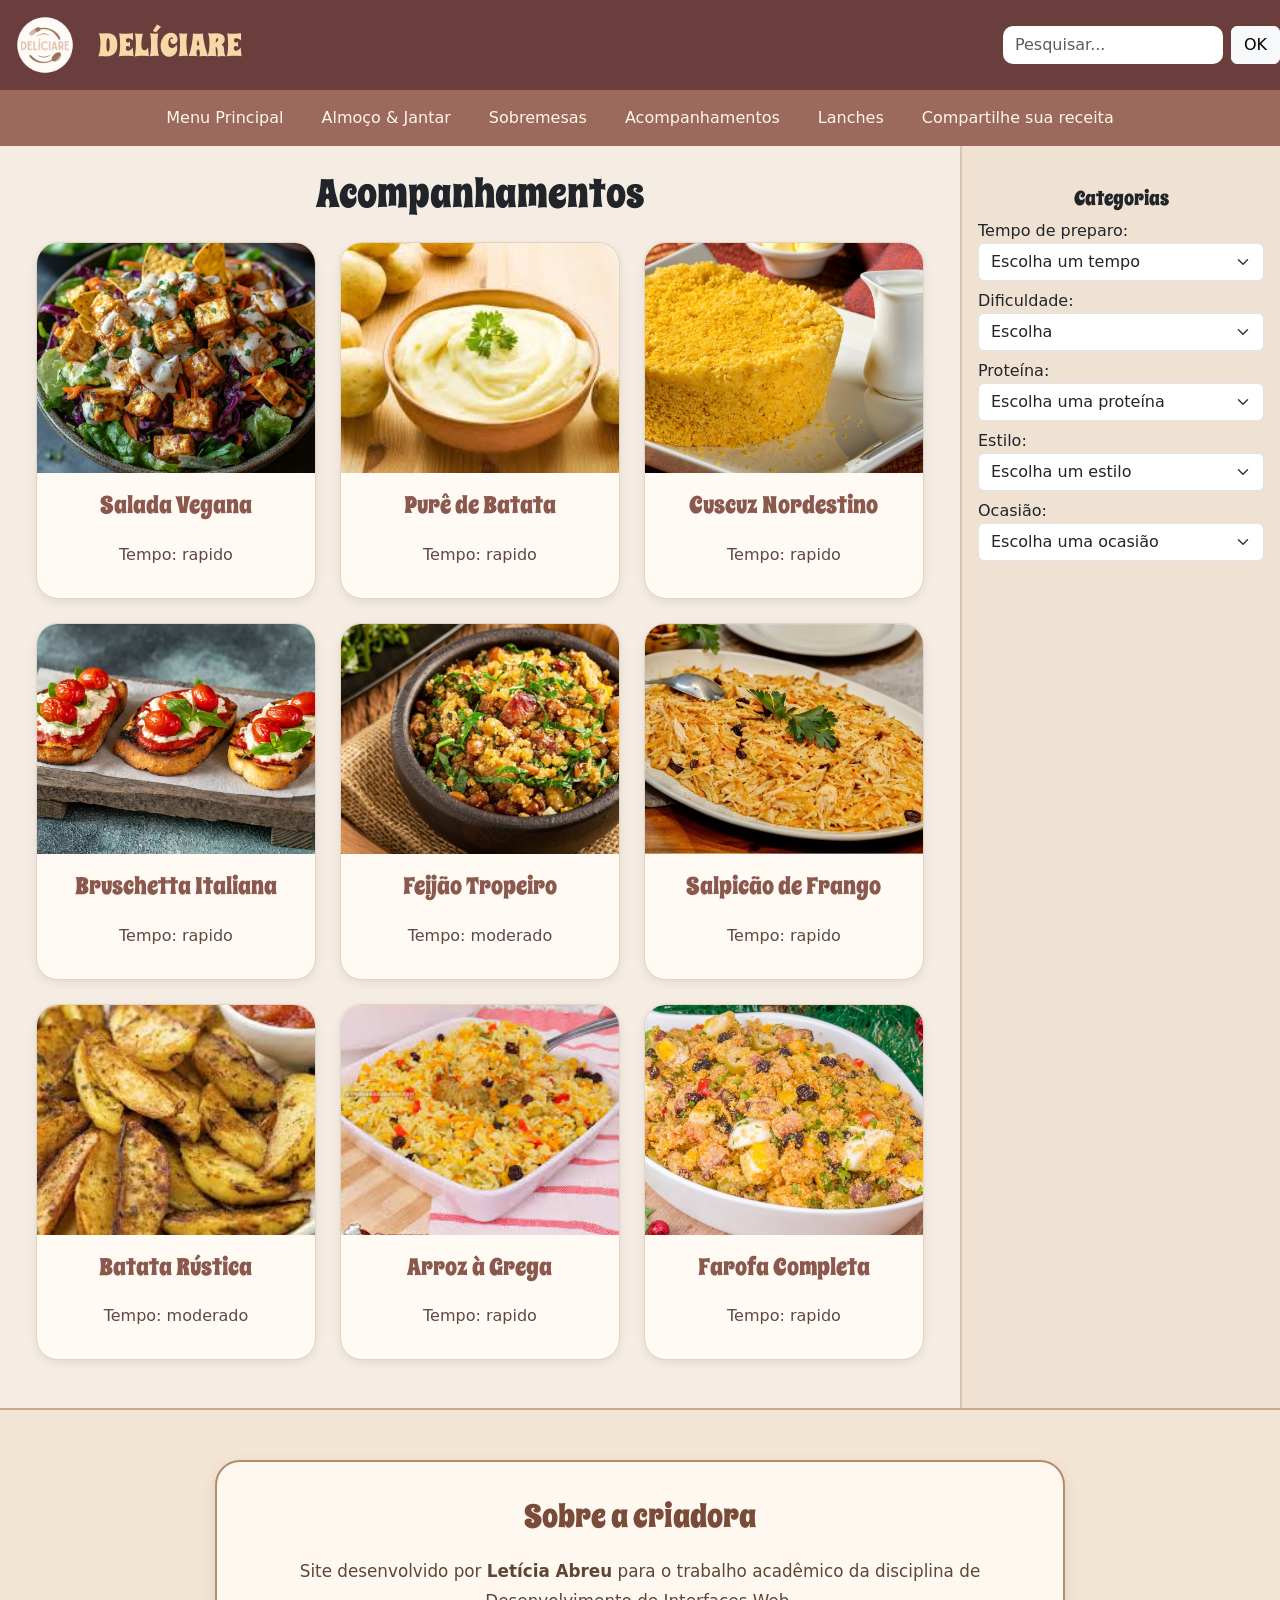
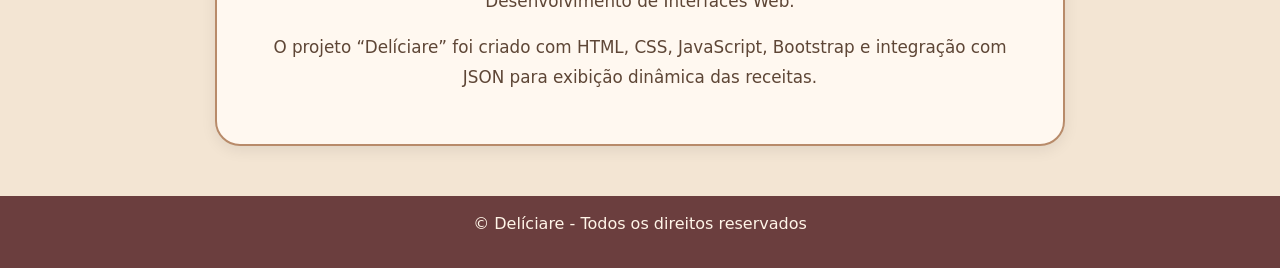
<file: public/acompanhamentos.html>
<!DOCTYPE html>
<html lang="pt-BR">

<head>

    <meta charset="UTF-8">

    <meta name="viewport" content="width=device-width, initial-scale=1.0">

    <title>Acompanhamentos - Delíciare</title>

    <link rel="stylesheet" href="style.css">

    <link href="https://cdn.jsdelivr.net/npm/bootstrap@5.3.8/dist/css/bootstrap.min.css" rel="stylesheet">

    <link href="https://fonts.googleapis.com/css2?family=Spicy+Rice&display=swap" rel="stylesheet">

</head>

<body>

    <!-- HEADER -->

    <header>

        <div class="container-fluid d-flex flex-wrap align-items-center justify-content-between">

            <div class="d-flex align-items-center gap-2">

                <img src="logo.png" class="logo" alt="Logotipo">

                <span class="Nome">DELÍCIARE</span>

            </div>

            <div class="d-flex caixa-de-pesquisa gap-2">

                <input type="text" class="form-control" placeholder="Pesquisar...">

                <button class="btn btn-light">
                    OK
                </button>

            </div>

        </div>

        <!-- MENU -->

        <nav class="navbar navbar-expand-lg caixa-menuprincipal">

            <div class="container-fluid">

                <button 
                    class="navbar-toggler" 
                    type="button" 
                    data-bs-toggle="collapse" 
                    data-bs-target="#menu"
                >
                    ☰
                </button>

                <div class="collapse navbar-collapse justify-content-center" id="menu">

                    <ul class="navbar-nav">

                        <li class="nav-item">
                            <a class="nav-link" href="index.html">
                                Menu Principal
                            </a>
                        </li>

                        <li class="nav-item">
                            <a class="nav-link" href="almoco-jantar.html">
                                Almoço & Jantar
                            </a>
                        </li>

                        <li class="nav-item">
                            <a class="nav-link" href="sobremesas.html">
                                Sobremesas
                            </a>
                        </li>

                        <li class="nav-item">
                            <a class="nav-link active" href="acompanhamentos.html">
                                Acompanhamentos
                            </a>
                        </li>

                        <li class="nav-item">
                            <a class="nav-link" href="lanches.html">
                                Lanches
                            </a>
                        </li>

                        <li class="nav-item">
                            <a class="nav-link" href="compartilhe_sua_receita.html">
                                Compartilhe sua receita
                            </a>
                        </li>

                    </ul>

                </div>

            </div>

        </nav>

    </header>

    <!-- CONTEÚDO -->

    <div class="container-fluid">

        <div class="row g-0">

            <!-- MAIN -->

            <main class="col-lg-9 col-12 p-4">

                <h1 class="mb-4">
                    Acompanhamentos
                </h1>

                <div class="row" id="cards"></div>

            </main>

            <!-- ASIDE -->

            <aside class="col-lg-3 col-12">

                <div class="caixa-categoria p-3">

                    <h5>Categorias</h5>

                    <!-- TEMPO -->

                    <label>Tempo de preparo:</label>

                    <select class="form-select mb-2" id="filtro-tempo">

                        <option value="">Escolha um tempo</option>

                        <option value="rapido">Rápido</option>

                        <option value="moderado">Moderado</option>

                        <option value="demorado">Demorado</option>

                    </select>

                    <!-- DIFICULDADE -->

                    <label>Dificuldade:</label>

                    <select class="form-select mb-2" id="filtro-dificuldade">

                        <option value="">Escolha</option>

                        <option value="baixa">Baixa</option>

                        <option value="media">Média</option>

                        <option value="alta">Alta</option>

                    </select>

                    <!-- PROTEÍNA -->

                    <label>Proteína:</label>

                    <select class="form-select mb-2" id="filtro-proteina">

                        <option value="">Escolha uma proteína</option>

                        <option value="vegetariana">Vegetariana</option>

                        <option value="frango">Frango</option>

                        <option value="boi">Carne bovina</option>

                        <option value="porco">Carne suína</option>

                        <option value="frutos-do-mar">
                            Peixe/frutos do mar
                        </option>

                    </select>

                    <!-- ESTILO -->

                    <label>Estilo:</label>

                    <select class="form-select mb-2" id="filtro-estilo">

                        <option value="">Escolha um estilo</option>

                        <option value="normal">Normal</option>

                        <option value="fitness">Fitness</option>

                        <option value="vegana">Vegana</option>

                    </select>

                    <!-- OCASIÃO -->

                    <label>Ocasião:</label>

                    <select class="form-select mb-2" id="filtro-ocasiao">

                        <option value="">Escolha uma ocasião</option>

                        <option value="dia-a-dia">Dia a dia</option>

                        <option value="festa">Festa</option>

                        <option value="jantar-especial">
                            Jantar especial
                        </option>

                    </select>

                </div>

            </aside>

        </div>

    </div>

    <!-- SOBRE A AUTORA -->

    <section class="sobre-autora">

        <div class="container">

            <div class="caixa-autora">

                <h2>
                    Sobre a criadora
                </h2>

                <p>
                    Site desenvolvido por <strong>Letícia Abreu</strong>
                    para o trabalho acadêmico da disciplina de Desenvolvimento de Interfaces Web.
                </p>

                <p>
                    O projeto “Delíciare” foi criado com HTML, CSS, JavaScript,
                    Bootstrap e integração com JSON para exibição dinâmica das receitas.
                </p>

            </div>

        </div>

    </section>

    <!-- FOOTER -->

    <footer class="text-center p-3">

        <p class="rodape">
            © Delíciare - Todos os direitos reservados
        </p>

    </footer>

    <!-- JS -->

    <script src="https://cdn.jsdelivr.net/npm/bootstrap@5.3.8/dist/js/bootstrap.bundle.min.js"></script>

    <script src="app.js"></script>

</body>

</html>
</file>
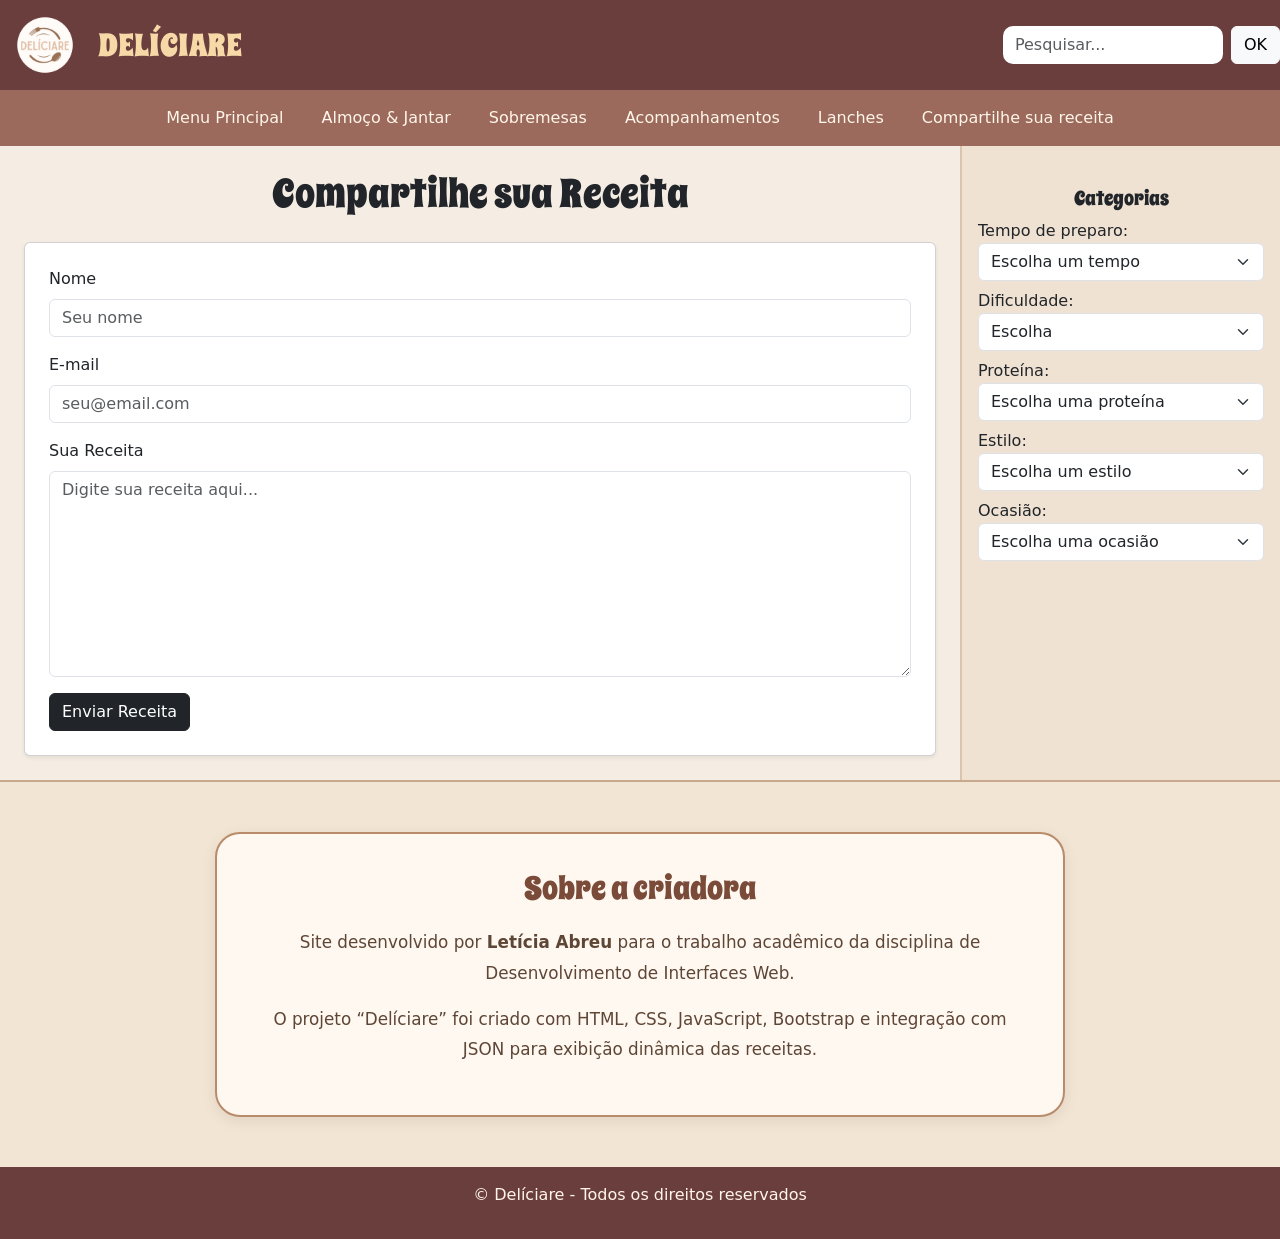
<file: public/compartilhe_sua_receita.html>
<!DOCTYPE html>
<html lang="pt-BR">
<head>
    <meta charset="UTF-8">

    <meta name="viewport" content="width=device-width, initial-scale=1.0">

    <title>Compartilhe sua Receita - Delíciare</title>

    <link rel="stylesheet" href="style.css">

    <link href="https://cdn.jsdelivr.net/npm/bootstrap@5.3.8/dist/css/bootstrap.min.css" rel="stylesheet">

    <link href="https://fonts.googleapis.com/css2?family=Spicy+Rice&display=swap" rel="stylesheet">
</head>

<body>

<header>

    <div class="container-fluid d-flex flex-wrap align-items-center justify-content-between">

        <div class="d-flex align-items-center gap-2">

            <img src="logo.png" class="logo" alt="Logotipo">

            <span class="Nome">DELÍCIARE</span>

        </div>

        <div class="d-flex caixa-de-pesquisa gap-2">

            <input type="text" class="form-control" placeholder="Pesquisar...">

            <button class="btn btn-light">OK</button>

        </div>

    </div>

    <nav class="navbar navbar-expand-lg caixa-menuprincipal">

        <div class="container-fluid">

            <button class="navbar-toggler" type="button" data-bs-toggle="collapse" data-bs-target="#menu">
                ☰
            </button>

            <div class="collapse navbar-collapse justify-content-center" id="menu">

                <ul class="navbar-nav">

                    <li class="nav-item">
                        <a class="nav-link" href="index.html">
                            Menu Principal
                        </a>
                    </li>

                    <li class="nav-item">
                        <a class="nav-link" href="almoco-jantar.html">
                            Almoço & Jantar
                        </a>
                    </li>

                    <li class="nav-item">
                        <a class="nav-link" href="sobremesas.html">
                            Sobremesas
                        </a>
                    </li>

                    <li class="nav-item">
                        <a class="nav-link" href="acompanhamentos.html">
                            Acompanhamentos
                        </a>
                    </li>

                    <li class="nav-item">
                        <a class="nav-link" href="lanches.html">
                            Lanches
                        </a>
                    </li>

                    <li class="nav-item">
                        <a class="nav-link" href="compartilhe_sua_receita.html">
                            Compartilhe sua receita
                        </a>
                    </li>

                </ul>

            </div>

        </div>

    </nav>

</header>

<div class="container-fluid">

    <div class="row g-0">

        <main class="col-lg-9 col-12 p-4">

            <h1 class="mb-4">
                Compartilhe sua Receita
            </h1>

            <div class="card p-4 shadow-sm">

                <form id="form-receita">

                    <div class="mb-3">

                        <label for="nome" class="form-label">
                            Nome
                        </label>

                        <input 
                            type="text" 
                            id="nome" 
                            name="nome"
                            class="form-control"
                            placeholder="Seu nome"
                            required
                        >

                    </div>

                    <div class="mb-3">

                        <label for="email" class="form-label">
                            E-mail
                        </label>

                        <input 
                            type="email" 
                            id="email" 
                            name="email"
                            class="form-control"
                            placeholder="seu@email.com"
                            required
                        >

                    </div>

                    <div class="mb-3">

                        <label for="receita" class="form-label">
                            Sua Receita
                        </label>

                        <textarea 
                            id="receita"
                            name="receita"
                            class="form-control"
                            rows="8"
                            placeholder="Digite sua receita aqui..."
                            required
                        ></textarea>

                    </div>

                    <button type="submit" class="btn btn-dark">
                        Enviar Receita
                    </button>

                </form>

            </div>

        </main>

        <aside class="col-lg-3 col-12">

    <div class="caixa-categoria p-3">

        <h5>Categorias</h5>

        <label>Tempo de preparo:</label>

        <select class="form-select mb-2" id="filtro-tempo">

            <option value="">Escolha um tempo</option>

            <option value="rapido">Rápido</option>

            <option value="moderado">Moderado</option>

            <option value="demorado">Demorado</option>

        </select>

        <label>Dificuldade:</label>

        <select class="form-select mb-2" id="filtro-dificuldade">

            <option value="">Escolha</option>

            <option value="baixa">Baixa</option>

            <option value="media">Média</option>

            <option value="alta">Alta</option>

        </select>

        <label>Proteína:</label>

        <select class="form-select mb-2" id="filtro-proteina">

            <option value="">Escolha uma proteína</option>

            <option value="vegetariana">Vegetariana</option>

            <option value="frango">Frango</option>

            <option value="boi">Carne bovina</option>

            <option value="porco">Carne suína</option>

            <option value="frutos-do-mar">Peixe/frutos do mar</option>

        </select>

        <label>Estilo:</label>

        <select class="form-select mb-2" id="filtro-estilo">

            <option value="">Escolha um estilo</option>

            <option value="normal">Normal</option>

            <option value="fitness">Fitness</option>

            <option value="vegana">Vegana</option>

        </select>

        <label>Ocasião:</label>

        <select class="form-select mb-2" id="filtro-ocasiao">

            <option value="">Escolha uma ocasião</option>

            <option value="dia-a-dia">Dia a dia</option>

            <option value="festa">Festa</option>

            <option value="jantar-especial">Jantar especial</option>

        </select>

    </div>

</aside>

    </div>

</div>

<!-- SOBRE A ALUNA -->

<section class="sobre-autora">

    <div class="container">

        <div class="caixa-autora">

            <h2>Sobre a criadora</h2>

            <p>
                Site desenvolvido por <strong>Letícia Abreu</strong>
                para o trabalho acadêmico da disciplina de Desenvolvimento de Interfaces Web.
            </p>

            <p>
                O projeto “Delíciare” foi criado com HTML, CSS, JavaScript,
                Bootstrap e integração com JSON para exibição dinâmica das receitas.
            </p>

        </div>

    </div>

</section>

<footer class="text-center p-3">

    <p class="rodape">
        © Delíciare - Todos os direitos reservados
    </p>

</footer>

<script src="https://cdn.jsdelivr.net/npm/bootstrap@5.3.8/dist/js/bootstrap.bundle.min.js"></script>

<script>

const form = document.getElementById("form-receita");

form.addEventListener("submit", function(event){

    event.preventDefault();

    const nome = document.getElementById("nome").value;

    const email = document.getElementById("email").value;

    const receita = document.getElementById("receita").value;

    // cria objeto
    const novaReceita = {
        nome,
        email,
        receita
    };

    // pega receitas salvas
    let receitasSalvas = JSON.parse(localStorage.getItem("receitas")) || [];

    // adiciona nova
    receitasSalvas.push(novaReceita);

    // salva novamente
    localStorage.setItem("receitas", JSON.stringify(receitasSalvas));

    alert("Receita enviada com sucesso!");

    form.reset();

});

</script>

</body>
</html>
</file>
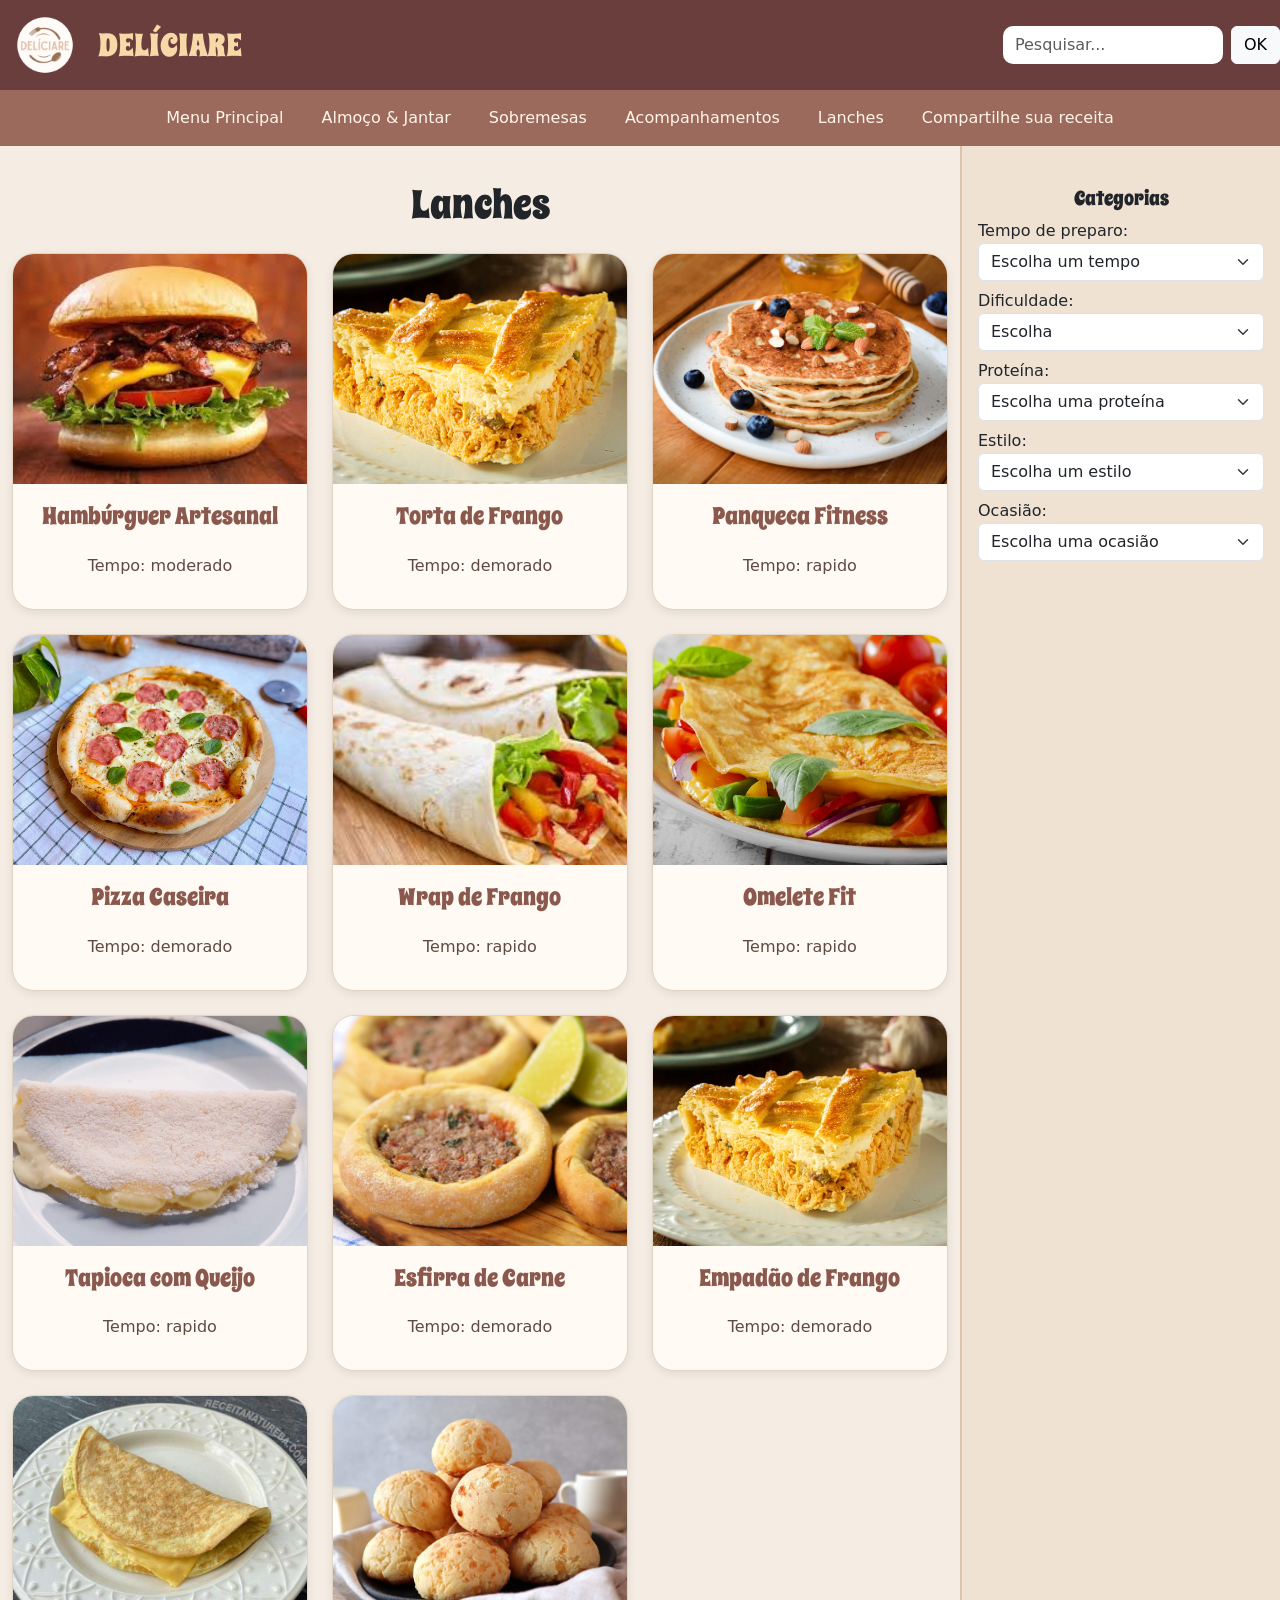
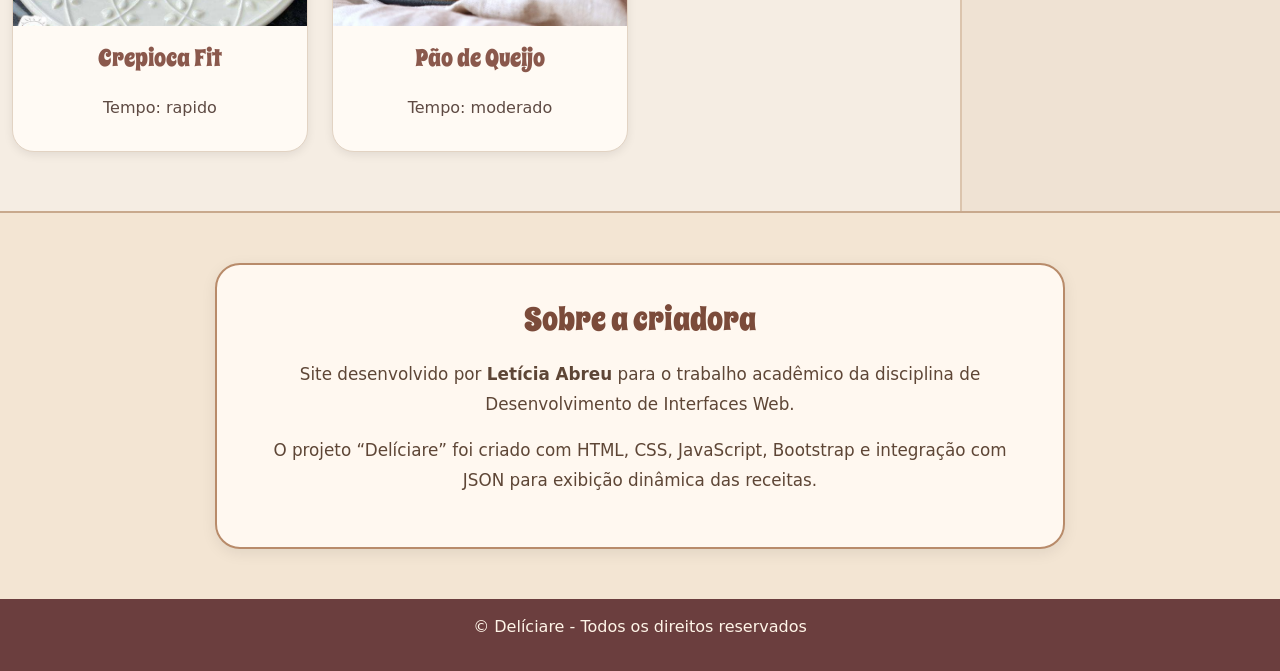
<file: public/lanches.html>
<!DOCTYPE html>
<html lang="pt-BR">
<head>
    <meta charset="UTF-8">

    <meta name="viewport" content="width=device-width, initial-scale=1.0">

    <title>Lanches - Delíciare</title>

    <link rel="stylesheet" href="style.css">

    <link href="https://cdn.jsdelivr.net/npm/bootstrap@5.3.8/dist/css/bootstrap.min.css" rel="stylesheet">

    <link href="https://fonts.googleapis.com/css2?family=Spicy+Rice&display=swap" rel="stylesheet">
</head>

<body>

<header>

    <div class="container-fluid d-flex flex-wrap align-items-center justify-content-between">

        <div class="d-flex align-items-center gap-2">

            <img src="logo.png" class="logo" alt="Logotipo">

            <span class="Nome">DELÍCIARE</span>

        </div>

        <div class="d-flex caixa-de-pesquisa gap-2">

            <input type="text" class="form-control" placeholder="Pesquisar...">

            <button class="btn btn-light">OK</button>

        </div>

    </div>

    <nav class="navbar navbar-expand-lg caixa-menuprincipal">

        <div class="container-fluid">

            <button class="navbar-toggler" type="button" data-bs-toggle="collapse" data-bs-target="#menu">
                ☰
            </button>

            <div class="collapse navbar-collapse justify-content-center" id="menu">

                <ul class="navbar-nav">

                    <li class="nav-item">
                        <a class="nav-link" href="index.html">Menu Principal</a>
                    </li>

                    <li class="nav-item">
                        <a class="nav-link" href="almoco-jantar.html">Almoço & Jantar</a>
                    </li>

                    <li class="nav-item">
                        <a class="nav-link" href="sobremesas.html">Sobremesas</a>
                    </li>

                    <li class="nav-item">
                        <a class="nav-link" href="acompanhamentos.html">Acompanhamentos</a>
                    </li>

                    <li class="nav-item">
                        <a class="nav-link" href="lanches.html">Lanches</a>
                    </li>

                    <li class="nav-item">
                        <a class="nav-link" href="compartilhe_sua_receita.html">Compartilhe sua receita</a>
                    </li>

                </ul>

            </div>

        </div>

    </nav>

</header>

<div class="container-fluid">

    <div class="row g-0">

        <main class="col-lg-9 col-12">

            <h1 class="mb-4">Lanches</h1>

            <div class="row" id="cards"></div>

        </main>

        <aside class="col-lg-3 col-12">

    <div class="caixa-categoria p-3">

        <h5>Categorias</h5>

        <label>Tempo de preparo:</label>

        <select class="form-select mb-2" id="filtro-tempo">

            <option value="">Escolha um tempo</option>

            <option value="rapido">Rápido</option>

            <option value="moderado">Moderado</option>

            <option value="demorado">Demorado</option>

        </select>

        <label>Dificuldade:</label>

        <select class="form-select mb-2" id="filtro-dificuldade">

            <option value="">Escolha</option>

            <option value="baixa">Baixa</option>

            <option value="media">Média</option>

            <option value="alta">Alta</option>

        </select>

        <label>Proteína:</label>

        <select class="form-select mb-2" id="filtro-proteina">

            <option value="">Escolha uma proteína</option>

            <option value="vegetariana">Vegetariana</option>

            <option value="frango">Frango</option>

            <option value="boi">Carne bovina</option>

            <option value="porco">Carne suína</option>

            <option value="frutos-do-mar">Peixe/frutos do mar</option>

        </select>

        <label>Estilo:</label>

        <select class="form-select mb-2" id="filtro-estilo">

            <option value="">Escolha um estilo</option>

            <option value="normal">Normal</option>

            <option value="fitness">Fitness</option>

            <option value="vegana">Vegana</option>

        </select>

        <label>Ocasião:</label>

        <select class="form-select mb-2" id="filtro-ocasiao">

            <option value="">Escolha uma ocasião</option>

            <option value="dia-a-dia">Dia a dia</option>

            <option value="festa">Festa</option>

            <option value="jantar-especial">Jantar especial</option>

        </select>

    </div>

</aside>

    </div>

</div>

<!-- SOBRE A ALUNA -->

<section class="sobre-autora">

    <div class="container">

        <div class="caixa-autora">

            <h2>Sobre a criadora</h2>

            <p>
                Site desenvolvido por <strong>Letícia Abreu</strong>
                para o trabalho acadêmico da disciplina de Desenvolvimento de Interfaces Web.
            </p>

            <p>
                O projeto “Delíciare” foi criado com HTML, CSS, JavaScript,
                Bootstrap e integração com JSON para exibição dinâmica das receitas.
            </p>

        </div>

    </div>

</section>

<footer class="text-center p-3">

    <p class="rodape">
        © Delíciare - Todos os direitos reservados
    </p>

</footer>

<script src="https://cdn.jsdelivr.net/npm/bootstrap@5.3.8/dist/js/bootstrap.bundle.min.js"></script>

<script src="app.js"></script>

</body>
</html>
</file>
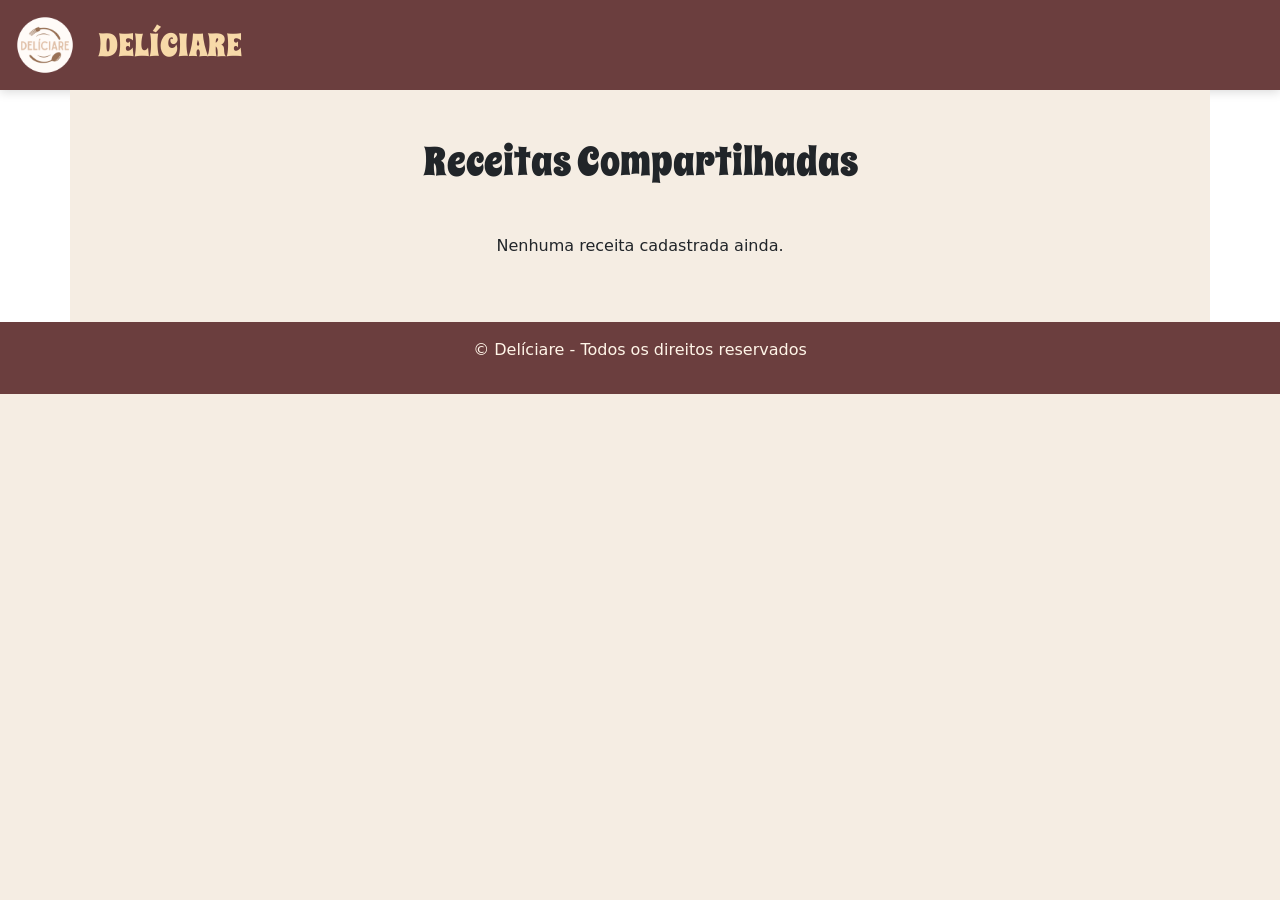
<file: public/receitas-enviadas.html>
<!DOCTYPE html>
<html lang="pt-BR">
<head>

    <meta charset="UTF-8">

    <meta name="viewport" content="width=device-width, initial-scale=1.0">

    <title>Receitas Enviadas - Delíciare</title>

    <link rel="stylesheet" href="style.css">

    <link href="https://cdn.jsdelivr.net/npm/bootstrap@5.3.8/dist/css/bootstrap.min.css" rel="stylesheet">

    <link href="https://fonts.googleapis.com/css2?family=Spicy+Rice&display=swap" rel="stylesheet">

</head>

<body>

<header>

    <div class="container-fluid d-flex flex-wrap align-items-center justify-content-between">

        <div class="d-flex align-items-center gap-2">

            <img src="logo.png" class="logo" alt="Logotipo">

            <span class="Nome">DELÍCIARE</span>

        </div>

    </div>

</header>

<main class="container py-5">

    <h1 class="mb-5">
        Receitas Compartilhadas
    </h1>

    <div class="row" id="lista-receitas"></div>

</main>

<footer class="text-center p-3">

    <p class="rodape">
        © Delíciare - Todos os direitos reservados
    </p>

</footer>

<script>

const lista = document.getElementById("lista-receitas");

const receitas = JSON.parse(localStorage.getItem("receitas")) || [];

if(receitas.length === 0){

    lista.innerHTML = `

        <p class="text-center">
            Nenhuma receita cadastrada ainda.
        </p>

    `;
}

else{

    receitas.forEach(receita => {

        lista.innerHTML += `

        <div class="col-md-6 mb-4">

            <div class="receita p-4">

                <h3 class="subtitulo">
                    ${receita.nome}
                </h3>

                <p>
                    <strong>Email:</strong>
                    ${receita.email}
                </p>

                <p>
                    <strong>Receita:</strong>
                </p>

                <p>
                    ${receita.receita}
                </p>

            </div>

        </div>

        `;
    });

}

</script>

</body>
</html>
</file>
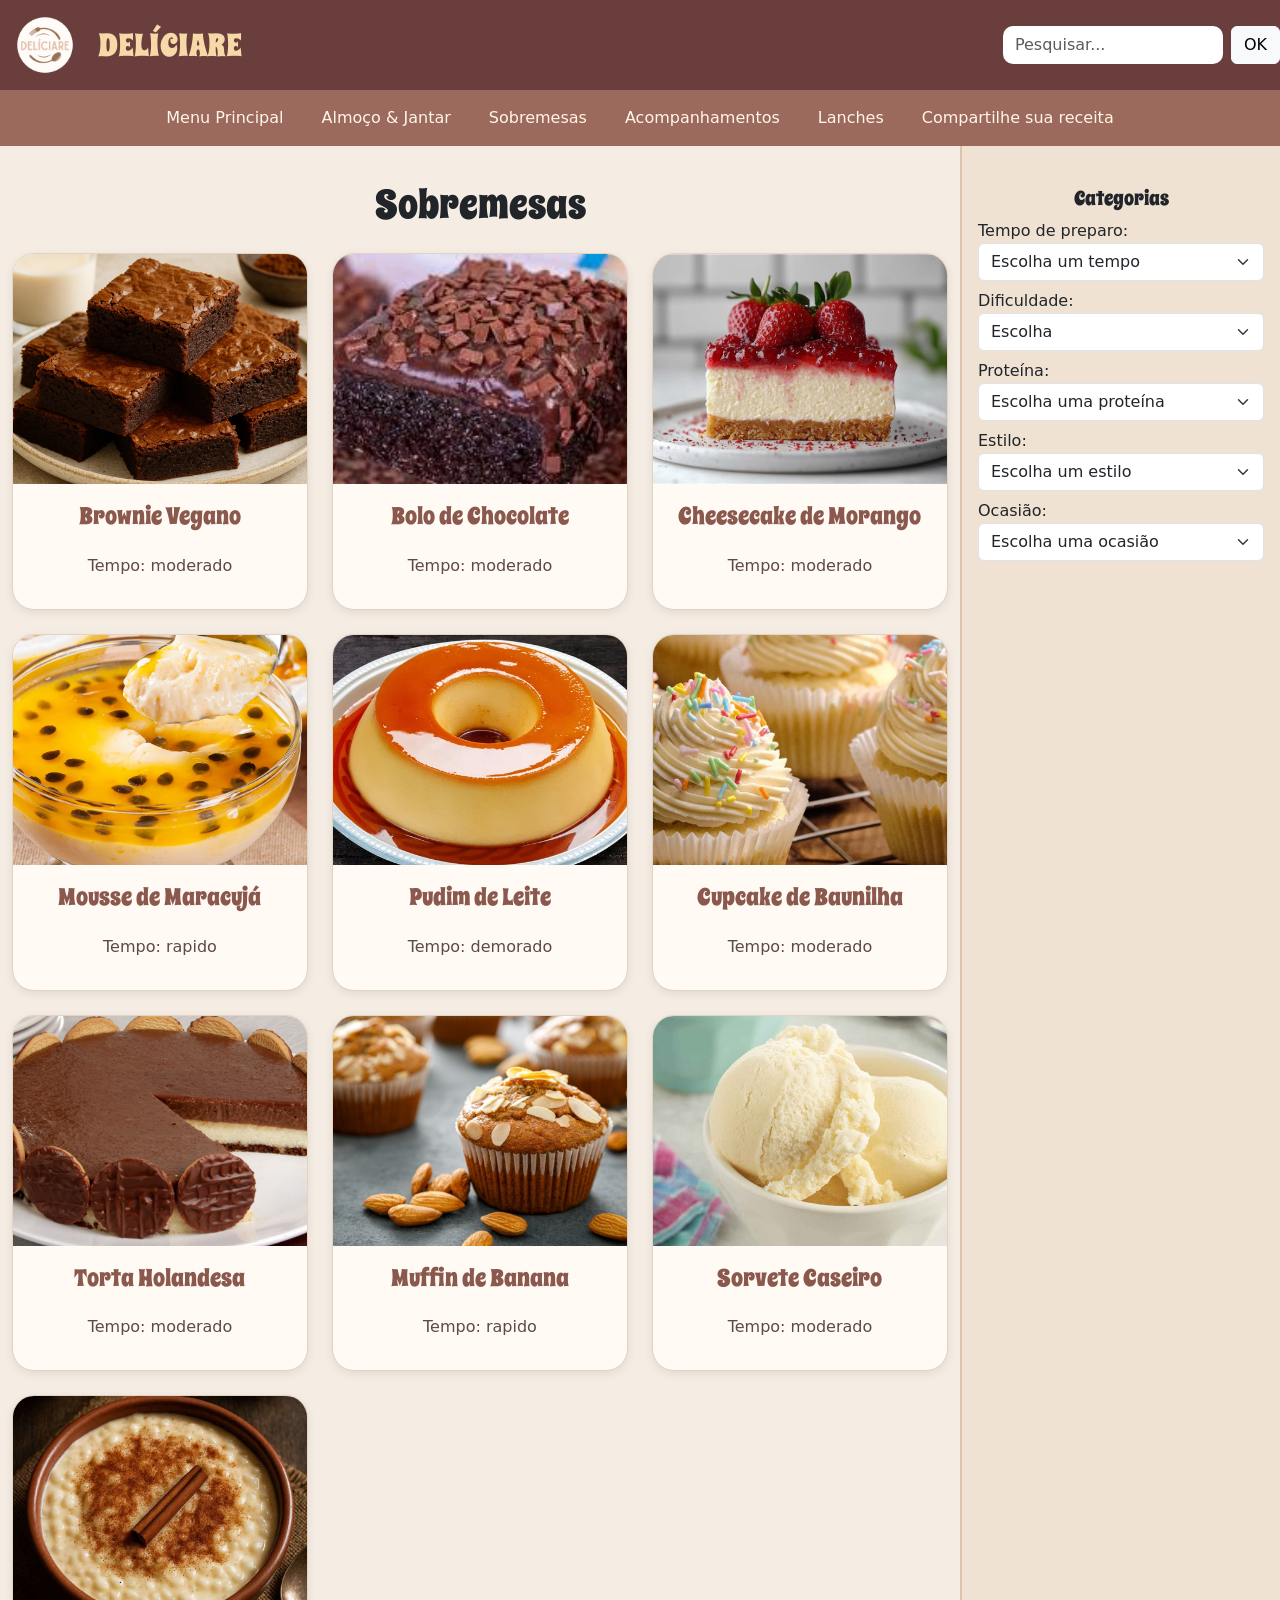
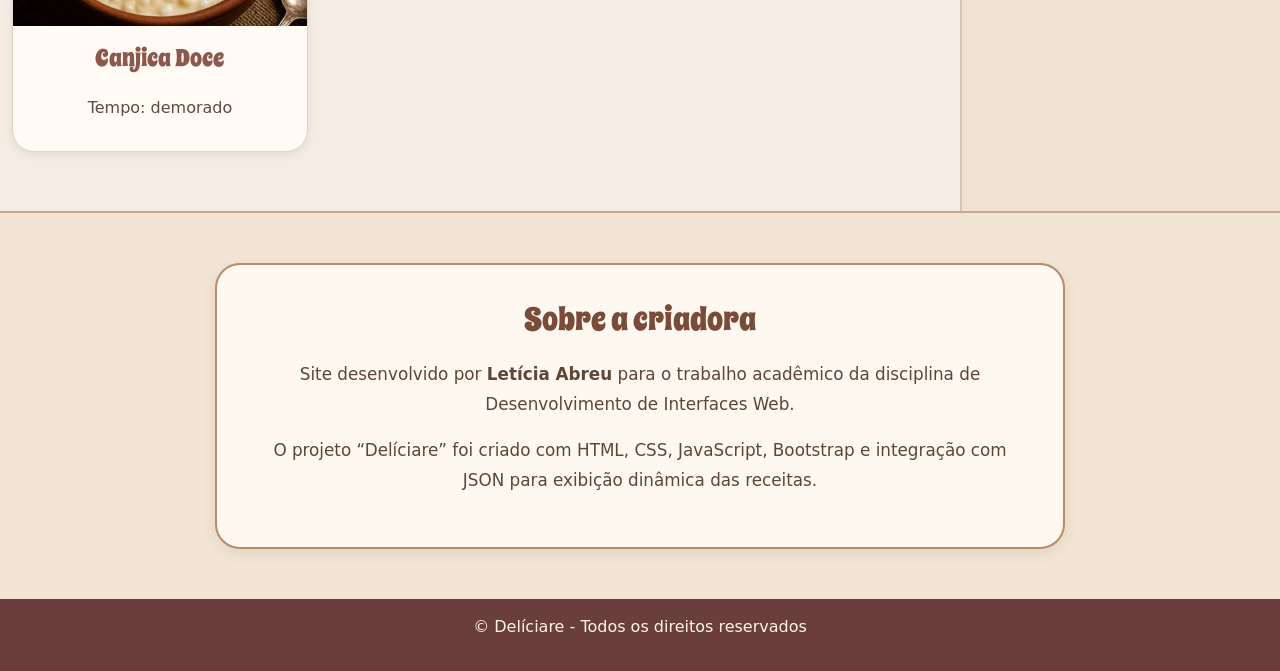
<file: public/sobremesas.html>
<!DOCTYPE html>
<html lang="pt-BR">
<head>
    <meta charset="UTF-8">

    <meta name="viewport" content="width=device-width, initial-scale=1.0">

    <title>Sobremesas - Delíciare</title>

    <link rel="stylesheet" href="style.css">

    <link href="https://cdn.jsdelivr.net/npm/bootstrap@5.3.8/dist/css/bootstrap.min.css" rel="stylesheet">

    <link href="https://fonts.googleapis.com/css2?family=Spicy+Rice&display=swap" rel="stylesheet">
</head>

<body>

<header>

    <div class="container-fluid d-flex flex-wrap align-items-center justify-content-between">

        <div class="d-flex align-items-center gap-2">

            <img src="logo.png" class="logo" alt="Logotipo">

            <span class="Nome">DELÍCIARE</span>

        </div>

        <div class="d-flex caixa-de-pesquisa gap-2">

            <input type="text" class="form-control" placeholder="Pesquisar...">

            <button class="btn btn-light">OK</button>

        </div>

    </div>

    <nav class="navbar navbar-expand-lg caixa-menuprincipal">

        <div class="container-fluid">

            <button class="navbar-toggler" type="button" data-bs-toggle="collapse" data-bs-target="#menu">
                ☰
            </button>

            <div class="collapse navbar-collapse justify-content-center" id="menu">

                <ul class="navbar-nav">

                    <li class="nav-item">
                        <a class="nav-link" href="index.html">Menu Principal</a>
                    </li>

                    <li class="nav-item">
                        <a class="nav-link" href="almoco-jantar.html">Almoço & Jantar</a>
                    </li>

                    <li class="nav-item">
                        <a class="nav-link" href="sobremesas.html">Sobremesas</a>
                    </li>

                    <li class="nav-item">
                        <a class="nav-link" href="acompanhamentos.html">Acompanhamentos</a>
                    </li>

                    <li class="nav-item">
                        <a class="nav-link" href="lanches.html">Lanches</a>
                    </li>

                    <li class="nav-item">
                        <a class="nav-link" href="compartilhe_sua_receita.html">Compartilhe sua receita</a>
                    </li>

                </ul>

            </div>

        </div>

    </nav>

</header>

<div class="container-fluid">

    <div class="row g-0">

        <main class="col-lg-9 col-12">

            <h1 class="mb-4">Sobremesas</h1>

            <div class="row" id="cards"></div>

        </main>

        <aside class="col-lg-3 col-12">

    <div class="caixa-categoria p-3">

        <h5>Categorias</h5>

        <label>Tempo de preparo:</label>

        <select class="form-select mb-2" id="filtro-tempo">

            <option value="">Escolha um tempo</option>

            <option value="rapido">Rápido</option>

            <option value="moderado">Moderado</option>

            <option value="demorado">Demorado</option>

        </select>

        <label>Dificuldade:</label>

        <select class="form-select mb-2" id="filtro-dificuldade">

            <option value="">Escolha</option>

            <option value="baixa">Baixa</option>

            <option value="media">Média</option>

            <option value="alta">Alta</option>

        </select>

        <label>Proteína:</label>

        <select class="form-select mb-2" id="filtro-proteina">

            <option value="">Escolha uma proteína</option>

            <option value="vegetariana">Vegetariana</option>

            <option value="frango">Frango</option>

            <option value="boi">Carne bovina</option>

            <option value="porco">Carne suína</option>

            <option value="frutos-do-mar">Peixe/frutos do mar</option>

        </select>

        <label>Estilo:</label>

        <select class="form-select mb-2" id="filtro-estilo">

            <option value="">Escolha um estilo</option>

            <option value="normal">Normal</option>

            <option value="fitness">Fitness</option>

            <option value="vegana">Vegana</option>

        </select>

        <label>Ocasião:</label>

        <select class="form-select mb-2" id="filtro-ocasiao">

            <option value="">Escolha uma ocasião</option>

            <option value="dia-a-dia">Dia a dia</option>

            <option value="festa">Festa</option>

            <option value="jantar-especial">Jantar especial</option>

        </select>

    </div>

</aside>

    </div>

</div>

<!-- SOBRE A ALUNA -->

<section class="sobre-autora">

    <div class="container">

        <div class="caixa-autora">

            <h2>Sobre a criadora</h2>

            <p>
                Site desenvolvido por <strong>Letícia Abreu</strong>
                para o trabalho acadêmico da disciplina de Desenvolvimento de Interfaces Web.
            </p>

            <p>
                O projeto “Delíciare” foi criado com HTML, CSS, JavaScript,
                Bootstrap e integração com JSON para exibição dinâmica das receitas.
            </p>

        </div>

    </div>

</section>

<footer class="text-center p-3">

    <p class="rodape">
        © Delíciare - Todos os direitos reservados
    </p>

</footer>

<script src="app.js"></script>

<script>

    const cards = document.getElementById("cards");

    const sobremesas = receitas.filter(receita => 
        receita.tipo == "sobremesa"
    );

    sobremesas.forEach(receita => {

        cards.innerHTML += `

        <div class="col-md-4 col-12 mb-4">

            <a href="detalhes.html?id=${receita.id}" class="card-receita">

                <article class="receita">

                    <img 
                        src="${receita.imagem}" 
                        alt="${receita.nome}"
                        class="img-receita"
                    >

                    <h4 class="subtitulo">
                        ${receita.nome}
                    </h4>

                    <p class="Texto">
                        Tempo: ${receita.tempo}
                    </p>

                </article>

            </a>

        </div>

        `;
    });

</script>

</body>
</html>
</file>
<file: public/style.css>
/* =========================
   RESET
========================= */

*{
    margin: 0;
    padding: 0;
    box-sizing: border-box;
}

html,
body{
    min-height: 100%;
    background-color: #f5ede3;
    font-family: Arial, Helvetica, sans-serif;
}

/* =========================
   HEADER
========================= */

header{
    background-color: #6b3e3e;
    box-shadow: 0 2px 10px rgba(0,0,0,0.15);
}

.logo{
    height: 90px;
    width: auto;
}

.Nome{
    font-family: "Spicy Rice", serif;
    font-size: 2rem;
    color: #f7d9a8;
}

/* PESQUISA */

.caixa-de-pesquisa{
    display: flex;
    gap: 10px;
}

.caixa-de-pesquisa input{
    max-width: 220px;
    border-radius: 10px;
    border: none;
}

/* MENU */

.caixa-menuprincipal{
    background-color: #9b6a5c;
}

.navbar-nav{
    gap: 10px;
}

.nav-link{
    color: #fff5e8 !important;
    background-color: transparent;
    border-radius: 15px;
    padding: 8px 14px !important;
    transition: 0.3s;
}

.nav-link:hover{
    background-color: rgba(255,255,255,0.15);
}

/* =========================
   ESTRUTURA
========================= */

.container-fluid{
    padding: 0 !important;
    margin: 0 !important;
}

main{
    background-color: #f5ede3;
    padding: 35px;
}

.row{
    margin: 0 !important;
}

/* =========================
   CARROSSEL
========================= */

#carouselReceitas{
    max-width: 760px;
    margin: 0 auto 50px auto;
    border-radius: 24px;
    overflow: hidden;
    box-shadow: 0 5px 18px rgba(0,0,0,0.18);
}

.imagem-carrossel{
    width: 100%;
    height: 330px;
    object-fit: cover;
    filter: brightness(0.92);
}

/* LEGENDA */

.fundo-legenda{
    background-color: rgba(0,0,0,0.55);
    border-radius: 18px;
    padding: 14px;
}

.fundo-legenda h3{
    font-family: "Spicy Rice", serif;
    color: #fff3df;
    font-size: 1.4rem;
    margin-bottom: 8px;
}

.fundo-legenda p{
    color: white;
    font-size: 0.95rem;
}

/* BOTÕES */

.carousel-control-prev,
.carousel-control-next{
    width: 12%;
}

.carousel-control-prev-icon,
.carousel-control-next-icon{
    background-color: rgba(0,0,0,0.4);
    border-radius: 50%;
    padding: 18px;
}

/* =========================
   TÍTULOS
========================= */

h1,
h5{
    font-family: "Spicy Rice", serif;
    color: #7b4f43;
    text-align: center;
}

h1{
    margin-bottom: 35px;
    font-size: 3rem;
}

/* =========================
   CARDS
========================= */

.card-receita{
    text-decoration: none;
    color: inherit;
    display: block;
    height: 100%;
}

.receita{
    background-color: #fffaf4;
    border-radius: 22px;
    overflow: hidden;
    height: 100%;
    transition: 0.3s;
    border: 1px solid #e2d3c3;
    box-shadow: 0 3px 10px rgba(0,0,0,0.08);
}

.receita:hover{
    transform: translateY(-6px);
    box-shadow: 0 8px 18px rgba(0,0,0,0.12);
}

.img-receita{
    width: 100%;
    height: 230px;
    object-fit: cover;
}

.subtitulo{
    font-family: "Spicy Rice", serif;
    color: #8a584c;
    margin-top: 18px;
    text-align: center;
    padding: 0 10px;
}

.Texto{
    padding: 15px;
    text-align: center;
    color: #5e4a43;
}

/* =========================
   ASIDE
========================= */

aside{
    background-color: #efe2d3;
    padding: 25px;
    border-left: 2px solid #dbc4ad;
}

.caixa-categoria{
    width: 100%;
}

/* SELECT */

select{
    width: 100%;
    padding: 10px;
    border-radius: 12px;
    border: none;
    margin-bottom: 15px;
    background-color: #6b3e3e;
    color: white;
}

/* =========================
   FOOTER
========================= */

footer{
    background-color: #6b3e3e;
    color: #fff5e8;
    text-align: center;
    padding: 20px;
    margin-top: 0;
}

/* =========================
   RESPONSIVO
========================= */

@media(max-width: 768px){

    .Nome{
        font-size: 1.5rem;
    }

    main{
        padding: 20px;
    }

    h1{
        font-size: 2.2rem;
    }

    .imagem-carrossel{
        height: 230px;
    }

    #carouselReceitas{
        max-width: 100%;
    }

    aside{
        border-left: none;
        border-top: 2px solid #dbc4ad;
    }
}

/* =========================
   SOBRE A AUTORA
========================= */

.sobre-autora{
    background-color: #f3e5d3;
    padding: 50px 20px;
    border-top: 2px solid #c8a98d;
    
}

.caixa-autora{
    max-width: 850px;
    margin: 0 auto;
    background-color: #fff8f0;
    border: 2px solid #b88b6a;
    border-radius: 25px;
    padding: 35px;
    text-align: center;
    box-shadow: 0 4px 15px rgba(0,0,0,0.08);
}

.caixa-autora h2{
    font-family: "Spicy Rice", serif;
    color: #7b4b3a;
    margin-bottom: 20px;
}

.caixa-autora p{
    color: #5e4636;
    font-size: 1.05rem;
    line-height: 1.8;
}
</file>
